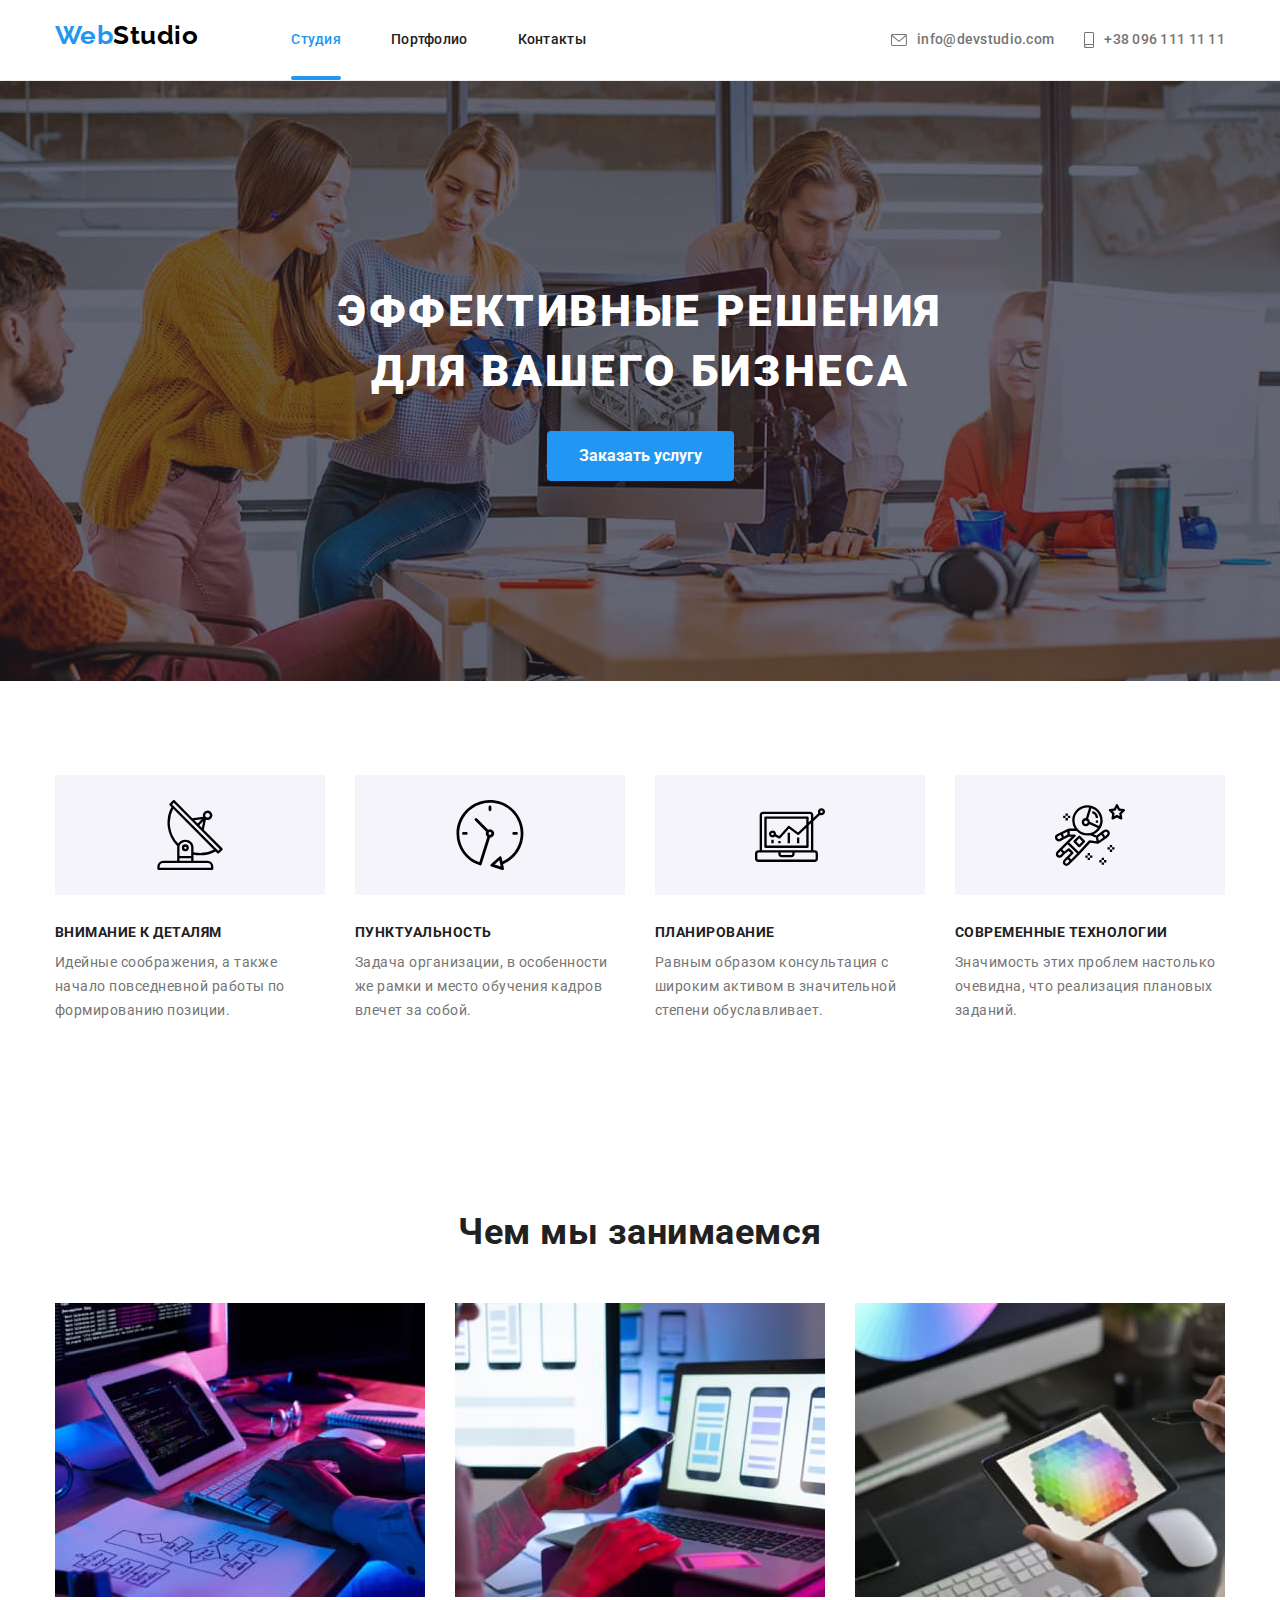
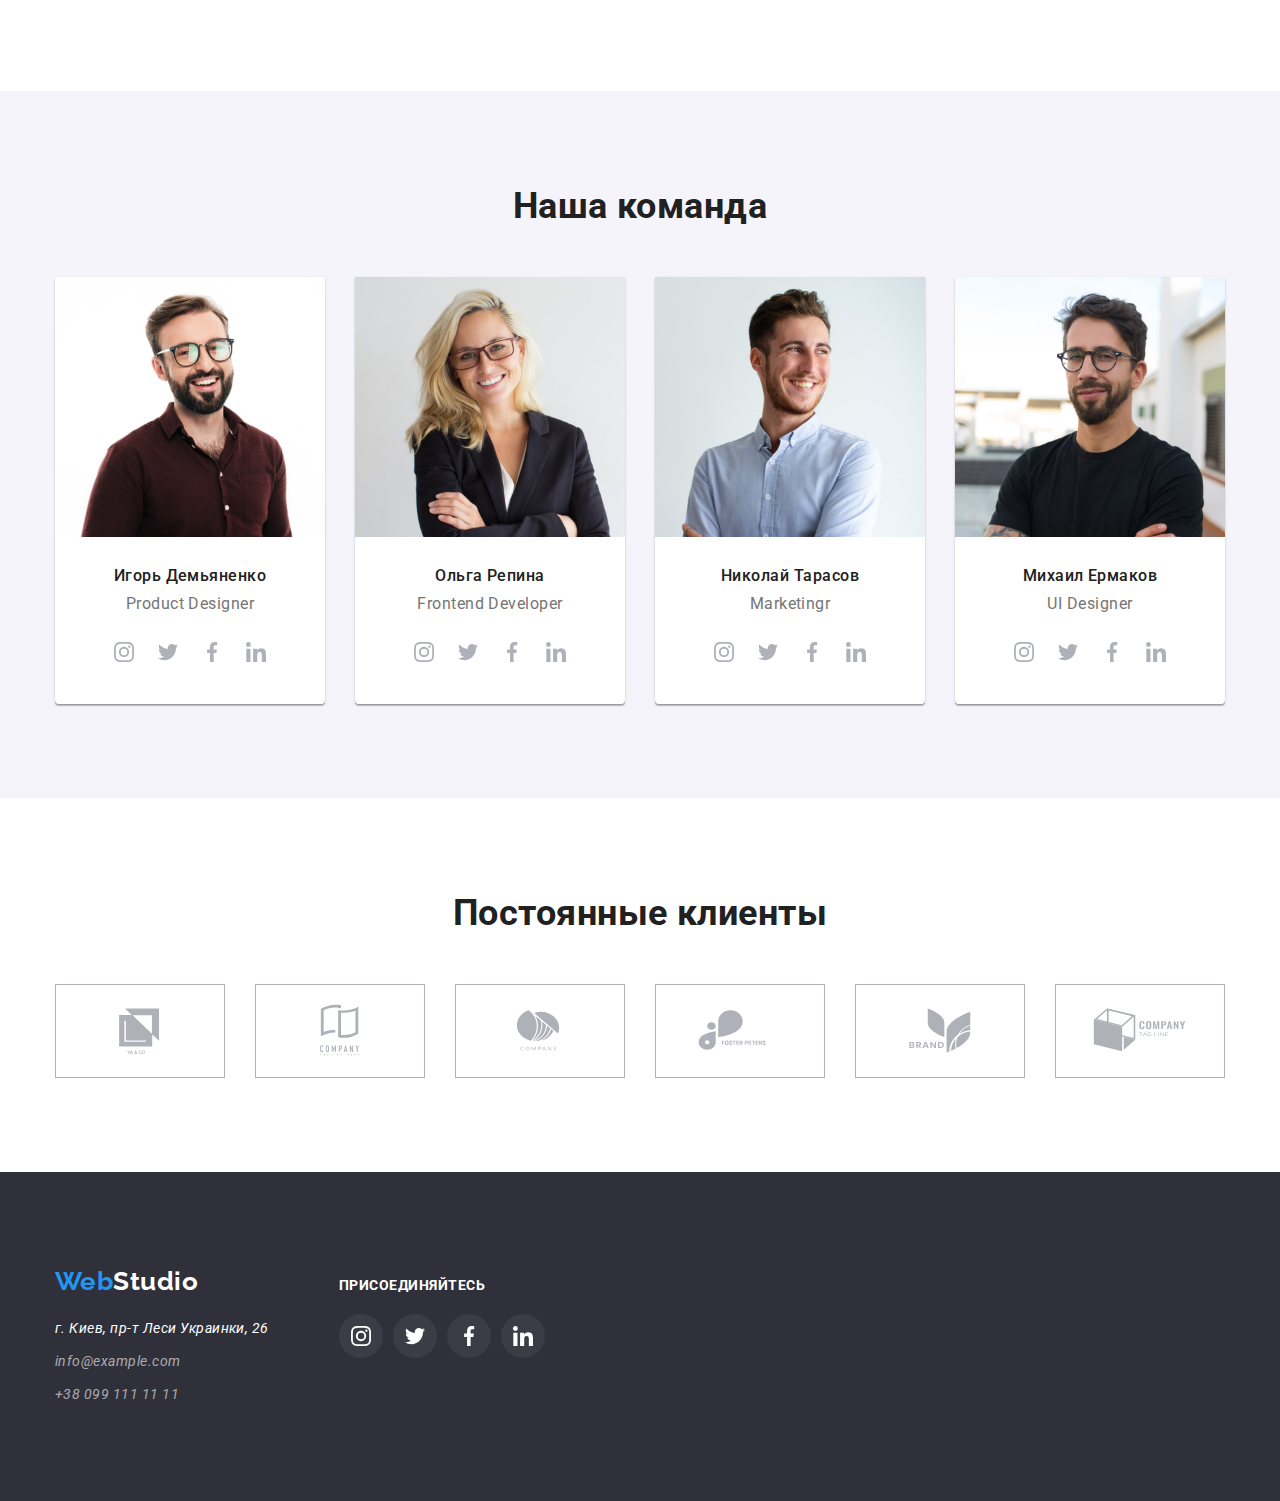
<file: index.html>
<!DOCTYPE html>
<html lang="en">
  <head>
    <meta charset="UTF-8" />
    <meta http-equiv="X-UA-Compatible" content="IE=edge" />
    <meta name="viewport" content="width=device-width, initial-scale=1.0" />
    <link
      rel="stylesheet"
      href="https://cdnjs.cloudflare.com/ajax/libs/modern-normalize/1.1.0/modern-normalize.min.css"
    />
    <link
      href="https://fonts.googleapis.com/css2?family=Raleway:wght@700&family=Roboto:wght@400;500;700;900&display=swap"
      rel="stylesheet"
    />
    <link rel="stylesheet" href="./css/styles.css" />
    <title>Test3</title>
  </head>
  <body>
    <header class="header">
      <div class="header-box container">
        <nav class="header-nav">
          <a href="" class="logo"><span class="logo-item">Web</span>Studio</a>
          <ul class="list list">
            <li class="item"><a href="" class="link current">Студия</a></li>
            <li class="item"><a href="./portfolio.html" class="link">Портфолио </a></li>
            <li class="item"><a href="" class="link">Контакты</a></li>
          </ul>
        </nav>
        <ul class="header-menu list">
          <li class="list">
            <a href="mailto:info@devstudio.com" class="link">
              <svg class="link-icon" width="16" height="12">
                <use href="./images/icons.svg/symbol.svg#icon-envelope"></use>
              </svg>
              info@devstudio.com</a
            >
          </li>
          <li class="list">
            <a href="tel:+380961111111" class="link">
              <svg class="link-icon" width="10" height="16">
                <use href="./images/icons.svg/symbol.svg#icon-smartphone"></use>
              </svg>
              +38 096 111 11 11</a
            >
          </li>
        </ul>
      </div>
    </header>
    <main>
      <section class="hero">
        <div class="hero-box container">
          <h1 class="hero-title">Эффективные решения для вашего бизнеса</h1>
          <button class="hero-btn" data-modal-open>Заказать услугу</button>
        </div>
      </section>

      <!-- Особенности -->
      <section class="feature section">
        <div class="feature-container container">
          <h2 class="visually-hidden">Особенности</h2>
          <ul class="feature-list list">
            <li class="item">
              <div class="feature-img">
                <svg width="70" height="70">
                  <use
                    href="./images/icons.svg/symbol.svg#icon-antenna-1"
                  ></use>
                </svg>
              </div>
              <h3 class="title">Внимание к деталям</h3>
              <p class="text">
                Идейные соображения, а также начало повседневной работы по
                формированию позиции.
              </p>
            </li>
            <li class="item">
              <div class="feature-img">
                <svg width="70" height="70">
                  <use href="./images/icons.svg/symbol.svg#icon-clock-1"></use>
                </svg>
              </div>
              <h3 class="title">Пунктуальность</h3>
              <p class="text">
                Задача организации, в особенности же рамки и место обучения
                кадров влечет за собой.
              </p>
            </li>
            <li class="item">
              <div class="feature-img">
                <svg width="70" height="70">
                  <use
                    href="./images/icons.svg/symbol.svg#icon-diagram-1"
                  ></use>
                </svg>
              </div>
              <h3 class="title">Планирование</h3>
              <p class="text">
                Равным образом консультация с широким активом в значительной
                степени обуславливает.
              </p>
            </li>
            <li class="item">
              <div class="feature-img">
                <svg width="70" height="70">
                  <use
                    href="./images/icons.svg/symbol.svg#icon-astronaut-1"
                  ></use>
                </svg>
              </div>
              <h3 class="title">Современные технологии</h3>
              <p class="text">
                Значимость этих проблем настолько очевидна, что реализация
                плановых заданий.
              </p>
            </li>
          </ul>
        </div>
      </section>

      <!-- Чем мы занимаемся -->
      <section class="section work">
        <div class="work-box container">
          <h2 class="caption">Чем мы занимаемся</h2>
          <ul class="list">
            <li class="item">
              <img src="./images/img1.jpg" alt="рабочий стол" width="370" />
            </li>
            <li class="item"><img src="./images/img2.jpg" alt="открытый ноутбук" width="370" /></li>
            <li class="item"><img src="./images/img3.jpg" alt="яркий экран планшета" width="370" /></li>
          </ul>
        </div>
      </section>

      <!-- Наша команда -->
      <section class="team section">
        <div class="team-container container">
          <h2 class="caption">Наша команда</h2>
          <ul class="team-list list">
            <li class="team-item">
              <img
                src="./images/img4.jpg"
                width="270"
                height="260"
                alt="фото дизайнера"
              />
              <div class="team-subtitle">
                <h3 class="subtitle">Игорь Демьяненко</h3>
                <p class="subtext">Product Designer</p>
                <ul class="team-subtitle-list list">
                  <li class="team-subtitle-item">
                    <a href="" class="links">
                      <svg width="20" height="20">
                        <use
                          href="./images/icons.svg/symbol.svg#icon-instagram-2"
                        ></use>
                      </svg>
                    </a>
                  </li>
                  <li class="team-subtitle-item">
                    <a href="" class="links">
                      <svg width="20" height="20">
                        <use
                          href="./images/icons.svg/symbol.svg#icon-twitter-1"
                        ></use>
                      </svg>
                    </a>
                  </li>
                  <li class="team-subtitle-item">
                    <a href="" class="links">
                      <svg width="20" height="20">
                        <use
                          href="./images/icons.svg/symbol.svg#icon-facebook-1"
                        ></use>
                      </svg>
                    </a>
                  </li>
                  <li class="team-subtitle-item">
                    <a href="" class="links">
                      <svg width="20" height="20">
                        <use
                          href="./images/icons.svg/symbol.svg#icon-linkedin-1"
                        ></use>
                      </svg>
                    </a>
                  </li>
                </ul>
              </div>
            </li>
            <li class="team-item">
              <img
                src="./images/img5.jpg"
                width="270"
                height="260"
                alt="фото разработчика"
              />
              <div class="team-subtitle">
                <h3 class="subtitle">Ольга Репина</h3>
                <p class="subtext">Frontend Developer</p>
                <ul class="team-subtitle-list list">
                  <li class="team-subtitle-item">
                    <a href="" class="links">
                      <svg width="20" height="20">
                        <use
                          href="./images/icons.svg/symbol.svg#icon-instagram-2"
                        ></use>
                      </svg>
                    </a>
                  </li>
                  <li class="team-subtitle-item">
                    <a href="" class="links">
                      <svg width="20" height="20">
                        <use
                          href="./images/icons.svg/symbol.svg#icon-twitter-1"
                        ></use>
                      </svg>
                    </a>
                  </li>
                  <li class="team-subtitle-item">
                    <a href="" class="links">
                      <svg width="20" height="20">
                        <use
                          href="./images/icons.svg/symbol.svg#icon-facebook-1"
                        ></use>
                      </svg>
                    </a>
                  </li>
                  <li class="team-subtitle-item">
                    <a href="" class="links">
                      <svg width="20" height="20">
                        <use
                          href="./images/icons.svg/symbol.svg#icon-linkedin-1"
                        ></use>
                      </svg>
                    </a>
                  </li>
                </ul>
              </div>
            </li>
            <li class="team-item">
              <img
                src="./images/img6.jpg"
                width="270"
                height="260"
                alt="фото маркетолога"
              />
              <div class="team-subtitle">
                <h3 class="subtitle">Николай Тарасов</h3>
                <p class="subtext">Marketingr</p>
                <ul class="team-subtitle-list list">
                  <li class="team-subtitle-item">
                    <a href="" class="links">
                      <svg width="20" height="20">
                        <use
                          href="./images/icons.svg/symbol.svg#icon-instagram-2"
                        ></use>
                      </svg>
                    </a>
                  </li>
                  <li class="team-subtitle-item">
                    <a href="" class="links">
                      <svg width="20" height="20">
                        <use
                          href="./images/icons.svg/symbol.svg#icon-twitter-1"
                        ></use>
                      </svg>
                    </a>
                  </li>
                  <li class="team-subtitle-item">
                    <a href="" class="links">
                      <svg width="20" height="20">
                        <use
                          href="./images/icons.svg/symbol.svg#icon-facebook-1"
                        ></use>
                      </svg>
                    </a>
                  </li>
                  <li class="team-subtitle-item">
                    <a href="" class="links">
                      <svg width="20" height="20">
                        <use
                          href="./images/icons.svg/symbol.svg#icon-linkedin-1"
                        ></use>
                      </svg>
                    </a>
                  </li>
                </ul>
              </div>
            </li>
            <li class="team-item">
              <img
                src="./images/img7.jpg"
                width="270"
                height="260"
                alt="фото дизайнера"
              />
              <div class="team-subtitle">
                <h3 class="subtitle">Михаил Ермаков</h3>
                <p class="subtext">UI Designer</p>
                <ul class="team-subtitle-list list">
                  <li class="team-subtitle-item">
                    <a href="" class="links">
                      <svg width="20" height="20">
                        <use
                          href="./images/icons.svg/symbol.svg#icon-instagram-2"
                        ></use>
                      </svg>
                    </a>
                  </li>
                  <li class="team-subtitle-item">
                    <a href="" class="links">
                      <svg width="20" height="20">
                        <use
                          href="./images/icons.svg/symbol.svg#icon-twitter-1"
                        ></use>
                      </svg>
                    </a>
                  </li>
                  <li class="team-subtitle-item">
                    <a href="" class="links">
                      <svg width="20" height="20">
                        <use
                          href="./images/icons.svg/symbol.svg#icon-facebook-1"
                        ></use>
                      </svg>
                    </a>
                  </li>
                  <li class="team-subtitle-item">
                    <a href="" class="links">
                      <svg width="20" height="20">
                        <use
                          href="./images/icons.svg/symbol.svg#icon-linkedin-1"
                        ></use>
                      </svg>
                    </a>
                  </li>
                </ul>
              </div>
            </li>
          </ul>
        </div>
      </section>

      <!-- Постоянные клиенты -->
      <section class="section clients">
        <div class="container">
          <h2 class="caption">Постоянные клиенты</h2>
          <ul class="clients-list list">
            <li class="item">
              <a href="" class="link">
                <svg width="106" height="60">
                  <use href="./images/icons.svg/symbol.svg#icon-Logo-5"></use>
                </svg>
              </a>
            </li>
            <li class="item">
              <a href="" class="link">
                <svg width="106" height="60">
                  <use href="./images/icons.svg/symbol.svg#icon-Logo-4"></use>
                </svg>
              </a>
            </li>
            <li class="item">
              <a href="" class="link">
                <svg width="106" height="60">
                  <use href="./images/icons.svg/symbol.svg#icon-Logo-3"></use>
                </svg>
              </a>
            </li>
            <li class="item">
              <a href="" class="link">
                <svg width="106" height="60">
                  <use href="./images/icons.svg/symbol.svg#icon-Logo-2"></use>
                </svg>
              </a>
            </li>
            <li class="item">
              <a href="" class="link">
                <svg width="106" height="60">
                  <use href="./images/icons.svg/symbol.svg#icon-Logo-1"></use>
                </svg>
              </a>
            </li>
            <li class="item">
              <a href="" class="link">
                <svg width="106" height="60">
                  <use href="./images/icons.svg/symbol.svg#icon-Logo"></use>
                </svg>
              </a>
            </li>
          </ul>
        </div>
      </section> 
    </main>

    <!-- футер -->
    <footer class="section footer">
       <div class="footer-container container">
          <div class="footer-box">
            <a href="" class="footer-logo"
              ><span class="logo-item">Web</span>Studio</a
            >
            <address>
              <ul class="footer-list list">
                <li class="footer-item">
                  <a
                    href="https://goo.gl/maps/q67b4UW5jCpfFH8h6"
                    class="footer-addres"
                    target="_blank"
                    >г. Киев, пр-т Леси Украинки, 26</a
                  >
                </li>
                <li class="footer-item">
                  <a href="mailto:info@example.com" class="link"
                    >info@example.com</a
                  >
                </li>
                <li class="footer-item">
                  <a href="tel:+380991111111" class="link">+38 099 111 11 11</a>
                </li>
              </ul>
            </address>
          </div>
          <div class="footer-social">
            <h2 class="title">присоединяйтесь</h2>
            <ul class="list">
              <li class="item">
                <a href="" class="link">
                  <svg width="20" height="20">
                    <use
                      href="./images/icons.svg/symbol.svg#icon-instagram-2"
                    ></use>
                  </svg>
                </a>
              </li>
              <li class="item">
                <a href="" class="link">
                  <svg width="20" height="20">
                    <use
                      href="./images/icons.svg/symbol.svg#icon-twitter-1"
                    ></use>
                  </svg>
                </a>
              </li>
              <li class="item">
                <a href="" class="link">
                  <svg width="20" height="20">
                    <use
                      href="./images/icons.svg/symbol.svg#icon-facebook-1"
                    ></use>
                  </svg>
                </a>
              </li>
              <li class="item">
                <a href="" class="link">
                  <svg width="20" height="20">
                    <use
                      href="./images/icons.svg/symbol.svg#icon-linkedin-1"
                    ></use>
                  </svg>
                </a>
              </li>
            </ul>
          </div>
        </div>
    </footer>

    <div class="backdrop is-hidden" data-modal>
      <div class="modal">
        <button class="modal-btn" data-modal-close>
          <svg width="18" height="18">
            <use href="./images/icons.svg/symbol.svg#icon-close"></use>
          </svg>
        </button>
      </div>
    </div>
    <script src="./js/modal.js"></script>
  </body>
</html>
</file>
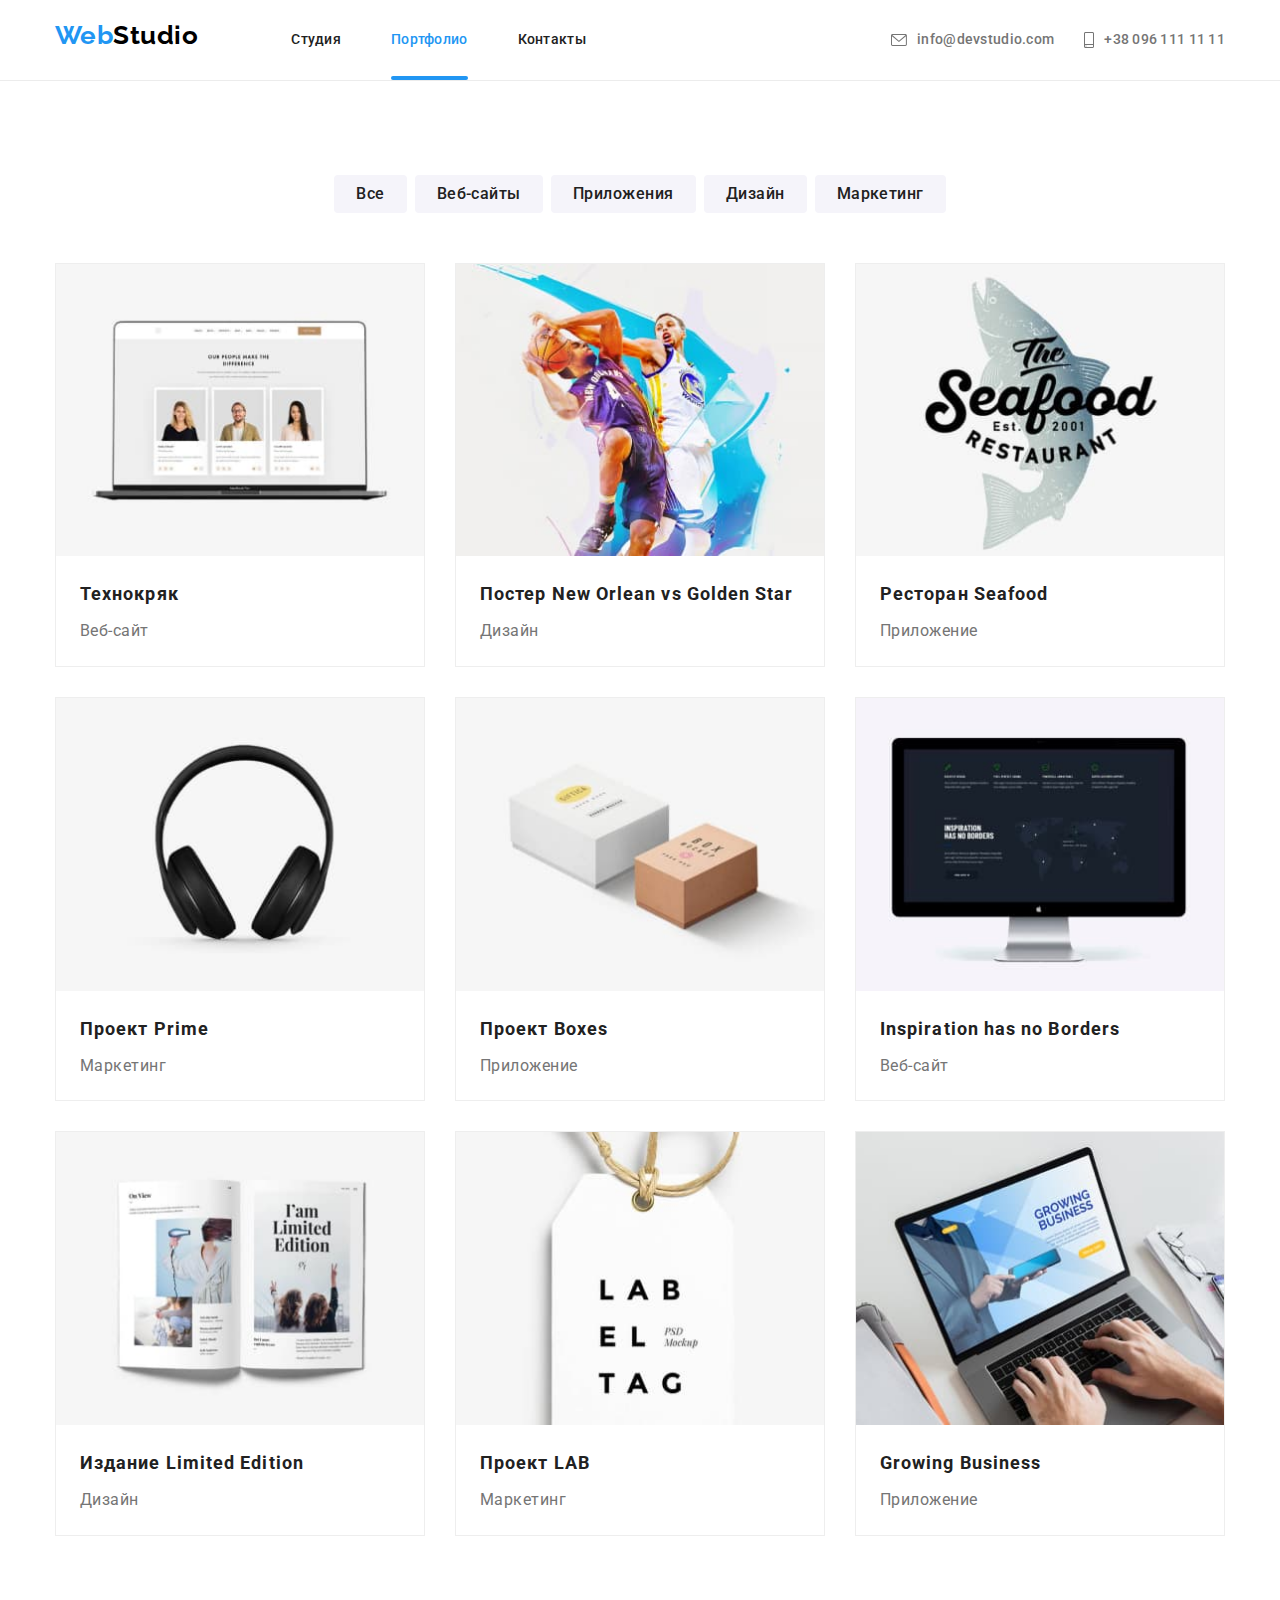
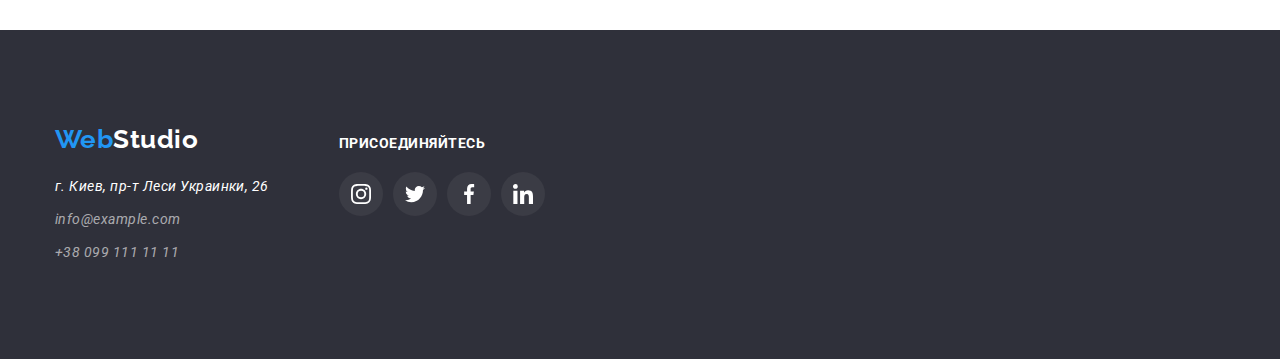
<file: portfolio.html>
<!DOCTYPE html>
<html lang="en">
  <head>
    <meta charset="UTF-8" />
    <meta http-equiv="X-UA-Compatible" content="IE=edge" />
    <meta name="viewport" content="width=device-width, initial-scale=1.0" />
    <link
      rel="stylesheet"
      href="https://cdnjs.cloudflare.com/ajax/libs/modern-normalize/1.1.0/modern-normalize.min.css"
    />
    <link
      href="https://fonts.googleapis.com/css2?family=Raleway:wght@700&family=Roboto:wght@400;500;700;900&display=swap"
      rel="stylesheet"
    />
    <link rel="stylesheet" href="./css/styles.css" />
    <title>Portfolio</title>
  </head>
  <body>
    <header class="header">
      <div class="header-box container">
        <nav class="header-nav">
          <a href="" class="logo"><span class="logo-item">Web</span>Studio</a>
          <ul class="list list">
            <li class="item">
              <a href="./index.html" class="link">Студия</a>
            </li>
            <li class="item"><a href="" class="link current">Портфолио </a></li>
            <li class="item"><a href="" class="link">Контакты</a></li>
          </ul>
        </nav>
        <ul class="header-menu list">
          <li class="list">
            <a href="mailto:info@devstudio.com" class="link">
              <svg class="link-icon" width="16" height="12">
                <use href="./images/icons.svg/symbol.svg#icon-envelope"></use>
              </svg>
              info@devstudio.com</a
            >
          </li>
          <li class="list">
            <a href="tel:+380961111111" class="link">
              <svg class="link-icon" width="10" height="16">
                <use href="./images/icons.svg/symbol.svg#icon-smartphone"></use>
              </svg>
              +38 096 111 11 11</a
            >
          </li>
        </ul>
      </div>
    </header>
    <main>
      <section class="portfolio">
        <div class="container">
          <h1 class="visually-hidden">Портфолио</h1>
          <ul class="filters-list list">
            <li class="item"><a href="" class="link">Все</a></li>
            <li class="item"><a href="" class="link">Веб-сайты</a></li>
            <li class="item"><a href="" class="link">Приложения</a></li>
            <li class="item"><a href="" class="link">Дизайн</a></li>
            <li class="item"><a href="" class="link">Маркетинг</a></li>
          </ul>
          <ul class="project-list list">
            <li class="project-item">
              <a href="" class="link">
                <div class="project-img">
                  <img
                    src="./images/project1.jpg"
                    alt="экран ноутбука"
                    width="370"
                    height="294"
                  />
                  <p class="text">
                    Ресурс предлагает комплексные предложения с разным уровнем
                    функционала и сервисов. Все это позволит посетителю получить
                    исчерпывающие сведения компании или частном лице.
                  </p>
                </div>
                <div class="project-subtitle">
                  <h2 class="title">Технокряк</h2>
                  <p class="subtitle">Веб-сайт</p>
                </div>
              </a>
            </li>
            <li class="project-item list">
              <a href="" class="link">
                <div class="project-img">
                  <img
                    src="./images/project2.jpg"
                    alt="экран ноутбука"
                    width="370"
                    height="294"
                  />
                   <p class="text">
                    Ресурс предлагает комплексные предложения с разным уровнем
                    функционала и сервисов. Все это позволит посетителю получить
                    исчерпывающие сведения компании или частном лице.
                  </p>
                </div>
                <div class="project-subtitle">
                  <h2 class="title">Постер New Orlean vs Golden Star</h2>
                  <p class="subtitle">Дизайн</p>
                </div>
              </a>
            </li>
            <li class="project-item list">
              <a href="" class="link">
                <div class="project-img">
                  <img
                    src="./images/project3.jpg"
                    alt="экран ноутбука"
                    width="370"
                    height="294"
                  />
                   <p class="text">
                    Ресурс предлагает комплексные предложения с разным уровнем
                    функционала и сервисов. Все это позволит посетителю получить
                    исчерпывающие сведения компании или частном лице.
                  </p>
                </div>
                <div class="project-subtitle">
                  <h2 class="title">Ресторан Seafood</h2>
                  <p class="subtitle">Приложение</p>
                </div>
              </a>
            </li>
            <li class="project-item list">
              <a href="" class="link">
                <div class="project-img">
                  <img
                    src="./images/project4.jpg"
                    alt="экран ноутбука"
                    width="370"
                    height="294"
                  />
                   <p class="text">
                    Ресурс предлагает комплексные предложения с разным уровнем
                    функционала и сервисов. Все это позволит посетителю получить
                    исчерпывающие сведения компании или частном лице.
                  </p>
                </div>
                <div class="project-subtitle">
                  <h2 class="title">Проект Prime</h2>
                  <p class="subtitle">Маркетинг</p>
                </div>
              </a>
            </li>
            <li class="project-item list">
              <a href="" class="link">
                <div class="project-img">
                  <img
                    src="./images/project5.jpg"
                    alt="экран ноутбука"
                    width="370"
                    height="294"
                  />
                   <p class="text">
                    Ресурс предлагает комплексные предложения с разным уровнем
                    функционала и сервисов. Все это позволит посетителю получить
                    исчерпывающие сведения компании или частном лице.
                  </p>
                </div>
                <div class="project-subtitle">
                  <h2 class="title">Проект Boxes</h2>
                  <p class="subtitle">Приложение</p>
                </div>
              </a>
            </li>
            <li class="project-item list">
              <a href="" class="link">
                <div class="project-img">
                  <img
                    src="./images/project6.jpg"
                    alt="экран ноутбука"
                    width="370"
                    height="294"
                  />
                   <p class="text">
                    Ресурс предлагает комплексные предложения с разным уровнем
                    функционала и сервисов. Все это позволит посетителю получить
                    исчерпывающие сведения компании или частном лице.
                  </p>
                </div>
                <div class="project-subtitle">
                  <h2 class="title">Inspiration has no Borders</h2>
                  <p class="subtitle">Веб-сайт</p>
                </div>
              </a>
            </li>
            <li class="project-item list">
              <a href="" class="link">
                <div class="project-img">
                  <img
                    src="./images/project7.jpg"
                    alt="экран ноутбука"
                    width="370"
                    height="294"
                  />
                   <p class="text">
                    Ресурс предлагает комплексные предложения с разным уровнем
                    функционала и сервисов. Все это позволит посетителю получить
                    исчерпывающие сведения компании или частном лице.
                  </p>
                </div>
                <div class="project-subtitle">
                  <h2 class="title">Издание Limited Edition</h2>
                  <p class="subtitle">Дизайн</p>
                </div>
              </a>
            </li>
            <li class="project-item list">
              <a href="" class="link">
                <div class="project-img">
                  <img
                    src="./images/project8.jpg"
                    alt="экран ноутбука"
                    width="370"
                    height="294"
                  />
                   <p class="text">
                    Ресурс предлагает комплексные предложения с разным уровнем
                    функционала и сервисов. Все это позволит посетителю получить
                    исчерпывающие сведения компании или частном лице.
                  </p>
                </div>
                <div class="project-subtitle">
                  <h2 class="title">Проект LAB</h2>
                  <p class="subtitle">Маркетинг</p>
                </div>
              </a>
            </li>
            <li class="project-item list">
              <a href="" class="link">
                <div class="project-img">
                  <img
                    src="./images/project9.jpg"
                    alt="экран ноутбука"
                    width="370"
                    height="294"
                  />
                   <p class="text">
                    Ресурс предлагает комплексные предложения с разным уровнем
                    функционала и сервисов. Все это позволит посетителю получить
                    исчерпывающие сведения компании или частном лице.
                  </p>
                </div>
                <div class="project-subtitle">
                  <h2 class="title">Growing Business</h2>
                  <p class="subtitle">Приложение</p>
                </div>
              </a>
            </li>
          </ul>
        </div>
      </section>
    </main>

    <!-- футер -->
    <footer class="section footer">
      <div class="footer-container container">
        <div class="footer-box">
          <a href="" class="footer-logo"
            ><span class="logo-item">Web</span>Studio</a
          >
          <address>
            <ul class="footer-list list">
              <li class="footer-item">
                <a
                  href="https://goo.gl/maps/q67b4UW5jCpfFH8h6"
                  class="footer-addres"
                  target="_blank"
                  >г. Киев, пр-т Леси Украинки, 26</a
                >
              </li>
              <li class="footer-item">
                <a href="mailto:info@example.com" class="link"
                  >info@example.com</a
                >
              </li>
              <li class="footer-item">
                <a href="tel:+380991111111" class="link">+38 099 111 11 11</a>
              </li>
            </ul>
          </address>
        </div>
        <div class="footer-social">
          <h2 class="title">присоединяйтесь</h2>
          <ul class="list">
            <li class="item">
              <a href="" class="link">
                <svg width="20" height="20">
                  <use
                    href="./images/icons.svg/symbol.svg#icon-instagram-2"
                  ></use>
                </svg>
              </a>
            </li>
            <li class="item">
              <a href="" class="link">
                <svg width="20" height="20">
                  <use
                    href="./images/icons.svg/symbol.svg#icon-twitter-1"
                  ></use>
                </svg>
              </a>
            </li>
            <li class="item">
              <a href="" class="link">
                <svg width="20" height="20">
                  <use
                    href="./images/icons.svg/symbol.svg#icon-facebook-1"
                  ></use>
                </svg>
              </a>
            </li>
            <li class="item">
              <a href="" class="link">
                <svg width="20" height="20">
                  <use
                    href="./images/icons.svg/symbol.svg#icon-linkedin-1"
                  ></use>
                </svg>
              </a>
            </li>
          </ul>
        </div>
      </div>
    </footer>
  </body>
</html>
</file>
<file: css/styles.css>
:root {
  --accent-color: #2196f3;
  --primary-text-color: #212121;
  --title-text-color: #757575;
  --title-background-color: #f5f4fa;
  --color-white: #ffffff;
}

body {
  font-family: "Roboto", sans-serif;
  color: var(--primary-text-color);
  background-color: var(--color-white);
  letter-spacing: 0.03em;
}

/* font-family: 'Raleway', sans-serif; */

h1,
h2,
h3,
h4,
h5,
h6,
p {
  margin: 0;
}

ul {
  padding: 0;
  margin: 0;
}

img {
  display: block;
  max-width: 100%;
  height: auto;
}

a {
  text-decoration: none;
  display: block;
}

.list {
  list-style: none;
}
.container {
  width: 1200px;
  margin: 0 auto;
  padding: 0 15px;
}

.section {
  padding: 94px 0;
}

/* -------------header---------- */

.header {
  border-bottom: 1px solid #ececec;
}

.header-box {
  display: flex;
  align-items: center;
}

.header-nav {
  display: flex;
  align-items: baseline;
}

.header-nav .logo {
  font-family: "Raleway", sans-serif;
  font-weight: 700;
  font-size: 26px;
  line-height: 1.92;
  color: black;
}

.logo-item {
  color: var(--accent-color);
}

.header-nav .list {
  display: flex;
  align-items: center;
  margin-left: 93px;
}
.header-nav .item:not(:last-child) {
  margin-right: 50px;
}

.header-nav .link.current {
  color: var(--accent-color);
}

.header-nav .link:hover,
.header-nav .link:focus {
  color: var(--accent-color);
}

.header-nav .item {
  position: relative;
}

.header-nav .link {
  padding-top: 32px;
  padding-bottom: 32px;
  font-weight: 500;
  font-size: 14px;
  line-height: 1.14;
  letter-spacing: 0.02em;
  color: var(--primary-text-color);
  transition: color 250ms ease;
}

.header-nav .link.current::after {
  position: absolute;
  content: "";
  left: 0;
  bottom: 0;
  width: 100%;
  height: 4px;
  background-color: var(--accent-color);
  border-radius: 2px;
}

.header-menu {
  display: flex;
  align-items: center;
  margin-left: auto;
}

.header-menu .list:not(:last-child) {
  margin-right: 30px;
}

.link-icon {
  margin-right: 10px;
}

.header-menu .link {
  font-weight: 500;
  font-size: 14px;
  line-height: 1.14;
  letter-spacing: 0.02em;
  color: var(--title-text-color);
  fill: var(--title-text-color);
  display: flex;
  align-items: center;
  transition: color 250ms ease;
}

.header-menu .link:hover,
.header-menu .link:focus {
  color: var(--accent-color);
  fill: var(--accent-color);
}

/* ---------hero---------- */

.hero {
  max-width: 1600px;
  max-height: 600px;
  padding-top: 200px;
  padding-bottom: 200px;
  margin-left: auto;
  margin-right: auto;
  background-image: linear-gradient(
      rgba(47, 48, 58, 0.4),
      rgba(47, 48, 58, 0.4)
    ),
    url(../images/Img.jpg);
  background-position: center;
  background-repeat: no-repeat;
  background-size: cover;
}

.hero-title {
  width: 696px;
  font-weight: 900;
  font-size: 44px;
  line-height: 60px;
  text-align: center;
  letter-spacing: 0.06em;
  text-transform: uppercase;
  color: var(--color-white);
  margin: 0 auto 30px;
}

.hero-btn {
  display: block;
  margin: 0 auto;
  padding: 10px 32px;
  border-radius: 4px;
  border: none;
  font-weight: 700;
  font-size: 16px;
  line-height: 1.87;
  background-color: var(--accent-color);
  color: var(--color-white);
}

/* -----Особенности-------*/

.visually-hidden {
  position: absolute;
  white-space: nowrap;
  width: 1px;
  height: 1px;
  overflow: hidden;
  border: 0;
  padding: 0;
  clip: rect(0 0 0 0);
  clip-path: inset(50%);
  margin: -1px;
}

.feature-list {
  display: flex;
  flex-wrap: wrap;
}

.feature-list .item {
  width: calc((100% - 90px) / 4);
  margin-right: 30px;
}

.feature-list .item:nth-child(4) {
  margin-right: 0;
}

.feature-list .title {
  font-weight: 700;
  font-size: 14px;
  line-height: 1.14;
  text-transform: uppercase;
  color: var(--primary-text-color);
  margin-bottom: 10px;
}

.feature-list .text {
  font-size: 14px;
  line-height: 1.71;
  color: var(--title-text-color);
}

.feature-img {
  height: 120px;
  background: #f5f4fa;
  display: flex;
  justify-content: center;
  align-items: center;
  margin-bottom: 30px;
}

/* Чем мы занимаемся */

.caption {
  font-weight: 700;
  font-size: 36px;
  line-height: 42px;
  text-align: center;
  color: var(--primary-text-color);
  margin-bottom: 50px;
}

.work-box .list {
  display: flex;
}

.work-box .item {
  width: calc((100% - 60px) / 3);
  margin-right: 30px;
}

.work-box .item:last-child {
  margin-right: 0;
}

/* Наша команда  */

.team {
  background-color: #f5f4fa;
}

.team-container .team-list {
  display: flex;
}

.team-list .team-item {
  width: calc((100% - 90px) / 4);
  margin-right: 30px;
  background-color: #fff;
  box-shadow: 0px 1px 3px rgba(0, 0, 0, 0.12), 0px 1px 1px rgba(0, 0, 0, 0.14),
    0px 2px 1px rgba(0, 0, 0, 0.2);
  border-radius: 0px 0px 4px 4px;
}

.team-list .team-item:last-child {
  margin-right: 0;
}

.team-subtitle {
  padding: 30px 32px;
}

.team-subtitle .subtitle {
  font-weight: 500;
  font-size: 16px;
  line-height: 1.18;
  text-align: center;
  color: var(--primary-text-color);
  margin-bottom: 10px;
}

.team-subtitle .subtext {
  font-size: 16px;
  line-height: 1.18;
  color: var(--title-text-color);
  text-align: center;
  margin-bottom: 16px;
}
.team-subtitle-list {
  display: flex;
  justify-content: center;
  align-items: center;
}

.team-subtitle-list .item:not(:last-child) {
  margin-right: 10px;
}

.team-subtitle-item .links {
  width: 44px;
  height: 44px;
  border-radius: 50%;
  display: flex;
  justify-content: center;
  align-items: center;
  fill: #afb1b8;
  transition: background 250ms ease, fill 250ms ease;
}

.team-subtitle-item .links:hover,
.team-subtitle-item .links:focus {
  background-color: var(--accent-color);
  fill: var(--color-white);
}

/* Постоянные клиенты */

.clients-list {
  display: flex;
}

.clients-list .item {
  width: calc((100% - 150px) / 6);
  margin-right: 30px;
}

.clients-list .item:last-child {
  margin-right: 0;
}

.clients-list .link {
  display: flex;
  justify-content: center;
  align-items: center;
  fill: #afb1b8;
  padding: 16px 32px;
  border: 1px solid #afb1b8;
}

.clients-list .link:hover,
.clients-list .link:focus {
  fill: var(--accent-color);
  border: 1px solid var(--accent-color);
}

/* ------Портфолио----- */

.portfolio {
  padding-top: 94px;
  padding-bottom: 94px;
}

.visually-hidden {
  position: absolute;
  white-space: nowrap;
  width: 1px;
  height: 1px;
  overflow: hidden;
  border: 0;
  padding: 0;
  clip: rect(0 0 0 0);
  clip-path: inset(50%);
  margin: -1px;
}

.filters-list {
  display: flex;
  justify-content: center;
  margin-bottom: 50px;
}

.filters-list .link {
  display: block;
  padding: 6px 22px;
  background: #f5f4fa;
  border-radius: 4px;
  font-weight: 500;
  font-size: 16px;
  line-height: 1.62;
  color: var(--primary-text-color);
  transition: color 250ms ease, background 250ms ease;
}

.filters-list .link:hover,
.filters-list .link:focus {
  color: var(--color-white);
  background-color: var(--accent-color);
  box-shadow: 0px 3px 1px rgba(0, 0, 0, 0.1), 0px 1px 2px rgba(0, 0, 0, 0.08),
    0px 2px 2px rgba(0, 0, 0, 0.12);
}

.filters-list .item:not(:last-child) {
  margin-right: 8px;
}

/* ------project-list---------- */

.project-list {
  display: flex;
  flex-wrap: wrap;
}

.project-list .project-item {
  width: calc((100% - 60px) / 3);
  margin-right: 30px;
  margin-bottom: 30px;
  border: 1px solid #eeeeee;
  transition: box-shadow 250ms var(--timing-function);
}

.project-list .project-item:nth-child(3n) {
  margin-right: 0;
}

.project-list .project-item:nth-last-child(-n + 3) {
  margin-bottom: 0;
}

.project-img {
  position: relative;
  overflow: hidden;
}

.project-img .text {
  position: absolute;
  top: 0;
  left: 0;
  width: 100%;
  padding: 63px 24px;
  font-size: 18px;
  line-height: 1.55;
  color: var(--color-white);
  background: rgba(33, 150, 243, 0.9);
  transform: translateY(100%);
  transition: transform 250ms ease;
}

.project-item:hover .text {
  transform: translateY(0);
}

.project-subtitle {
  padding: 20px 24px;
}

.project-subtitle .title {
  font-weight: 700;
  font-size: 18px;
  line-height: 2;
  letter-spacing: 0.06em;
  color: var(--primary-text-color);
  margin-bottom: 4px;
}

.project-subtitle .subtitle {
  font-size: 16px;
  line-height: 1.87;
  color: var(--title-text-color);
}

/* футер */

.footer {
  background-color: #2f303a;
}

.footer-container {
  display: flex;
  align-items: baseline;
}

.footer-box {
  margin-right: 70px;
}

.footer-logo {
  font-family: "Raleway", sans-serif;
  font-weight: 700;
  font-size: 26px;
  line-height: 1.19;
  color: var(--color-white);
  margin-bottom: 20px;
}

.logo-item {
  color: var(--accent-color);
}

.footer-item .link,
.footer-item .footer-addres {
  font-size: 14px;
  line-height: 1.71;
  color: rgba(255, 255, 255, 0.6);
}

.footer-item .footer-addres {
  color: var(--color-white);
}

.footer-item .link:hover,
.footer-item .link:focus {
  color: var(--accent-color);
}

.footer-item + .footer-item {
  margin-top: 9px;
}

.footer-social .title {
  font-weight: 700;
  font-size: 14px;
  line-height: 1.14;
  text-transform: uppercase;
  color: var(--color-white);
  margin-bottom: 20px;
}

.footer-social .list {
  display: flex;
}

.footer-social .item:not(:last-child) {
  margin-right: 10px;
}

.footer-social .link {
  display: flex;
  justify-content: center;
  align-items: center;
  width: 44px;
  height: 44px;
  background-color: #3b3c45;
  border-radius: 50%;
  fill: var(--color-white);
  transition: background-color 250ms ease;
}

.footer-social .link:hover,
.footer-social .link:focus {
  background-color: var(--accent-color);
}

/* backdrop */

.backdrop {
  position: fixed;
  top: 0;
  left: 0;
  width: 100%;
  height: 100%;
  background: rgba(0, 0, 0, 0.2);
}

.modal {
  position: absolute;
  top: 50%;
  left: 50%;
  transform: translate(-50%, -50%);
  width: 528px;
  height: 581px;
  background-color: var(--color-white);
}

.modal-btn {
  position: absolute;
  top: 10px;
  right: 10px;
  display: flex;
  justify-content: center;
  align-items: center;
  width: 30px;
  height: 30px;
  background-color: var(--color-white);
  border-radius: 50%;
  border: 1px solid rgba(0, 0, 0, 0.1);
}

.is-hidden {
  opacity: 0;
  pointer-events: none;
  visibility: hidden;
}
</file>
